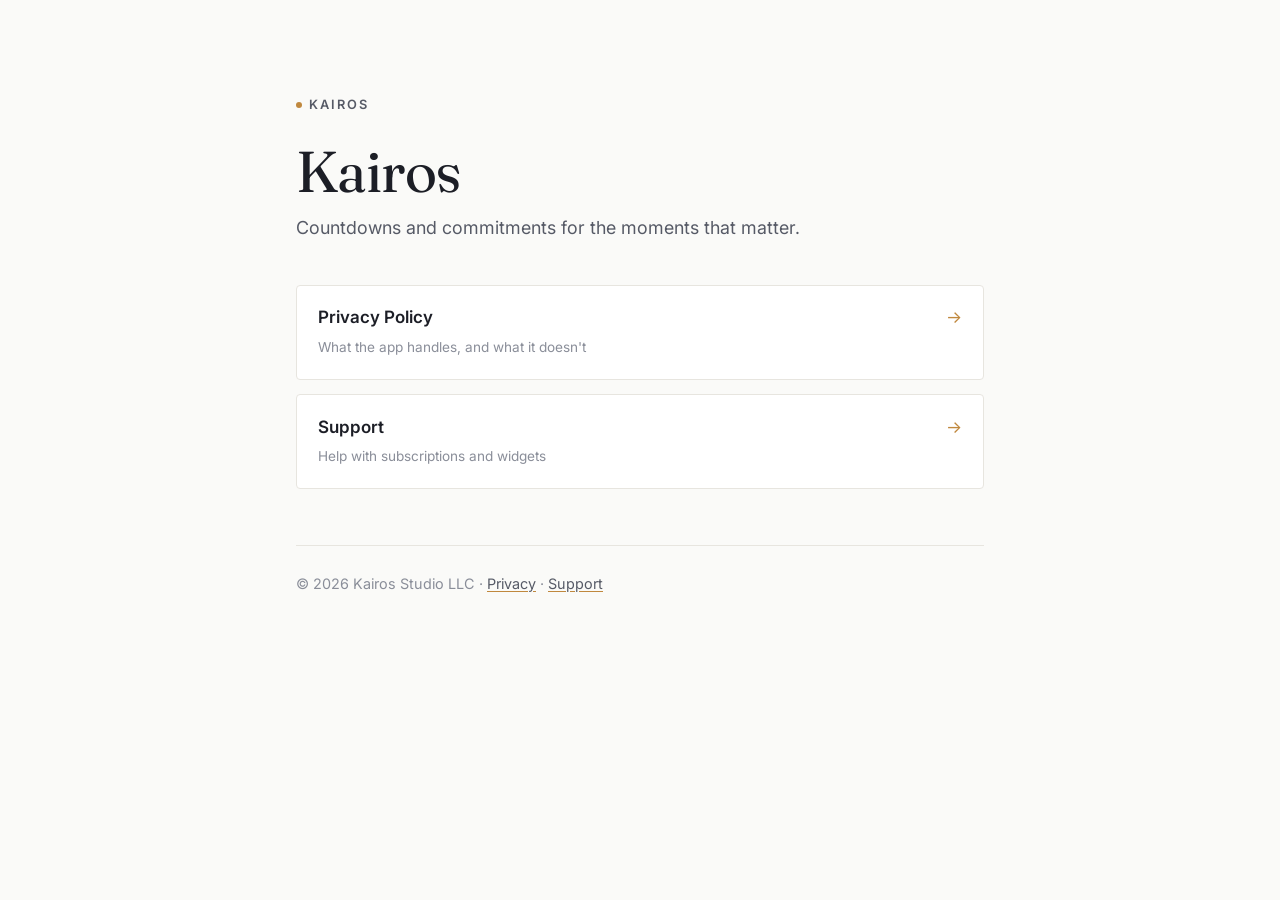
<file: index.html>
<!DOCTYPE html>
<html lang="en">
<head>
<meta charset="UTF-8">
<meta name="viewport" content="width=device-width, initial-scale=1">
<title>Kairos</title>
<meta name="description" content="Kairos — countdowns and commitments for the moments that matter.">
<link rel="stylesheet" href="styles.css">
</head>
<body>
<main class="wrap">

  <span class="wordmark"><span class="dot"></span>Kairos</span>

  <h1>Kairos</h1>
  <p class="lede">Countdowns and commitments for the moments that matter.</p>

  <div class="links">
    <a class="linkcard" href="privacy.html">
      <span><span class="t">Privacy Policy</span><br><span class="d">What the app handles, and what it doesn't</span></span>
      <span class="arrow">&rarr;</span>
    </a>
    <a class="linkcard" href="support.html">
      <span><span class="t">Support</span><br><span class="d">Help with subscriptions and widgets</span></span>
      <span class="arrow">&rarr;</span>
    </a>
  </div>

  <footer>
    &copy; 2026 Kairos Studio LLC &middot; <a href="privacy.html">Privacy</a> &middot; <a href="support.html">Support</a>
  </footer>

</main>
</body>
</html>
</file>
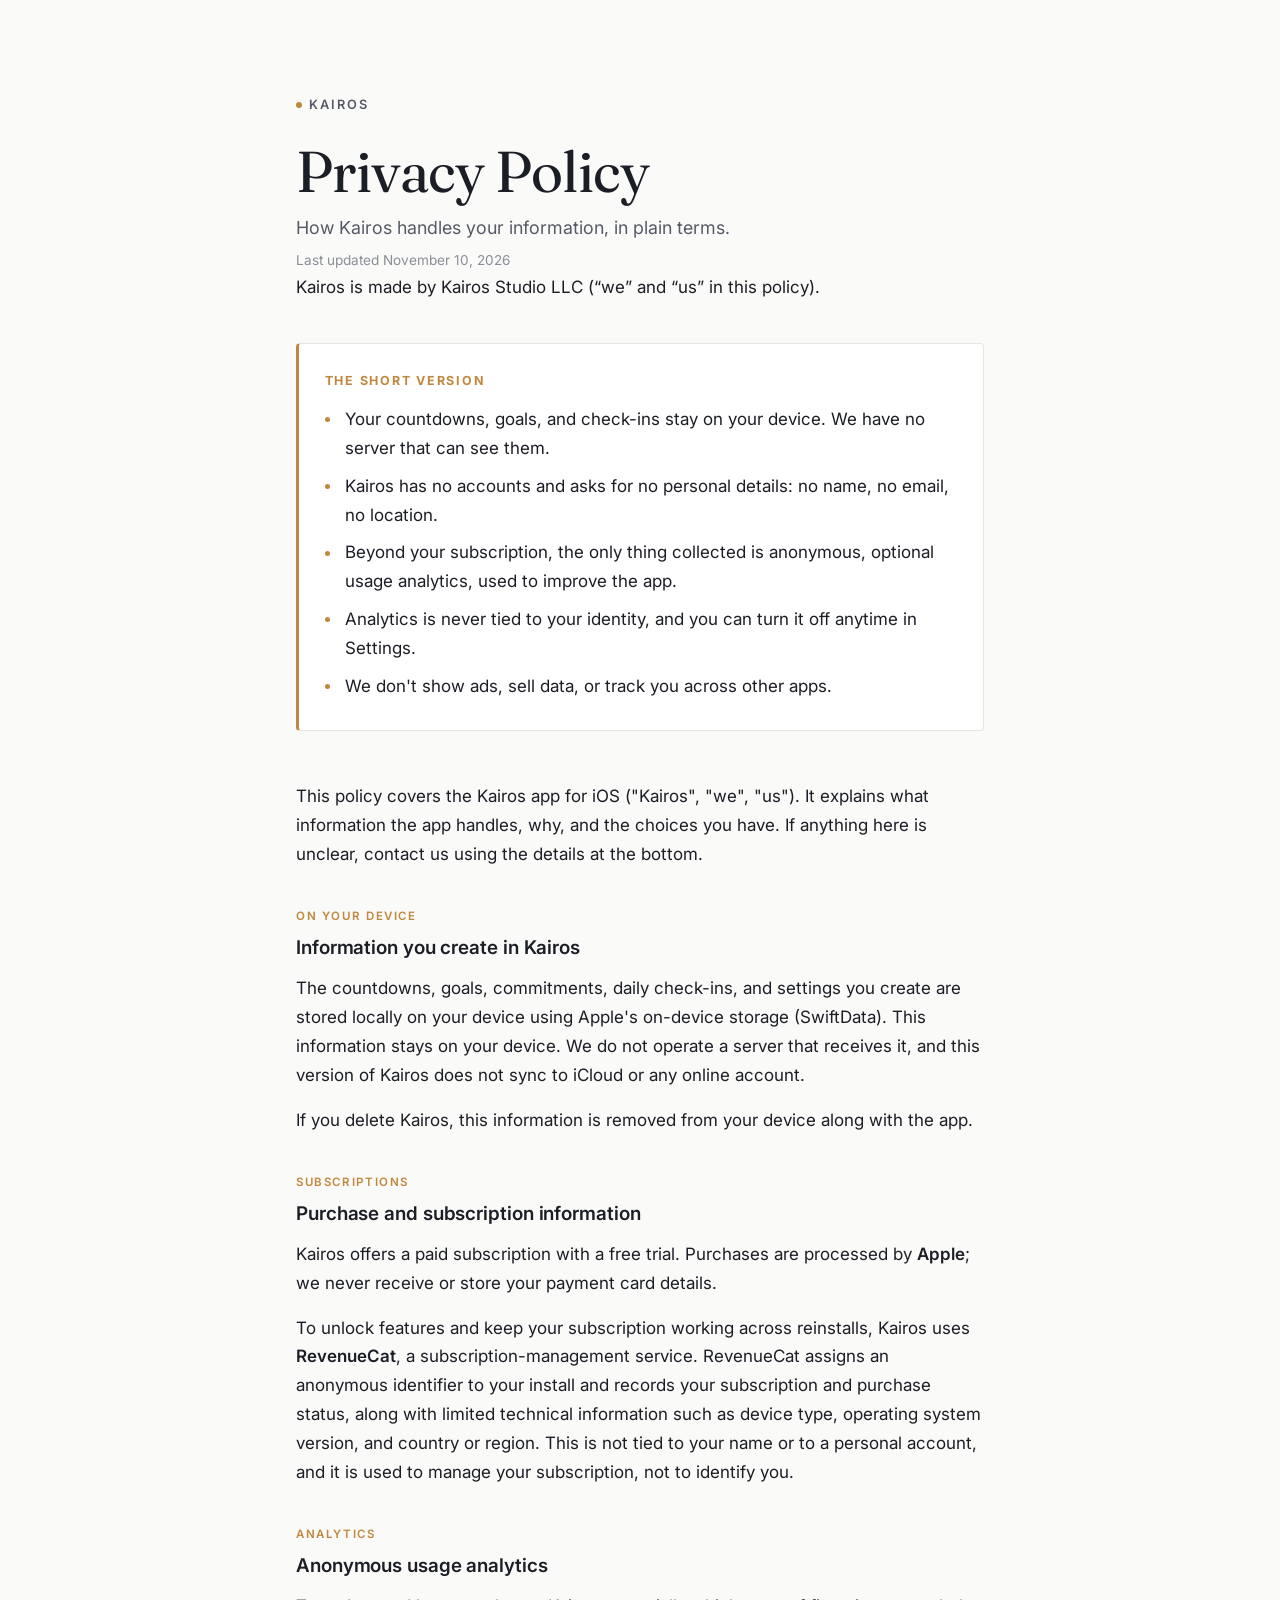
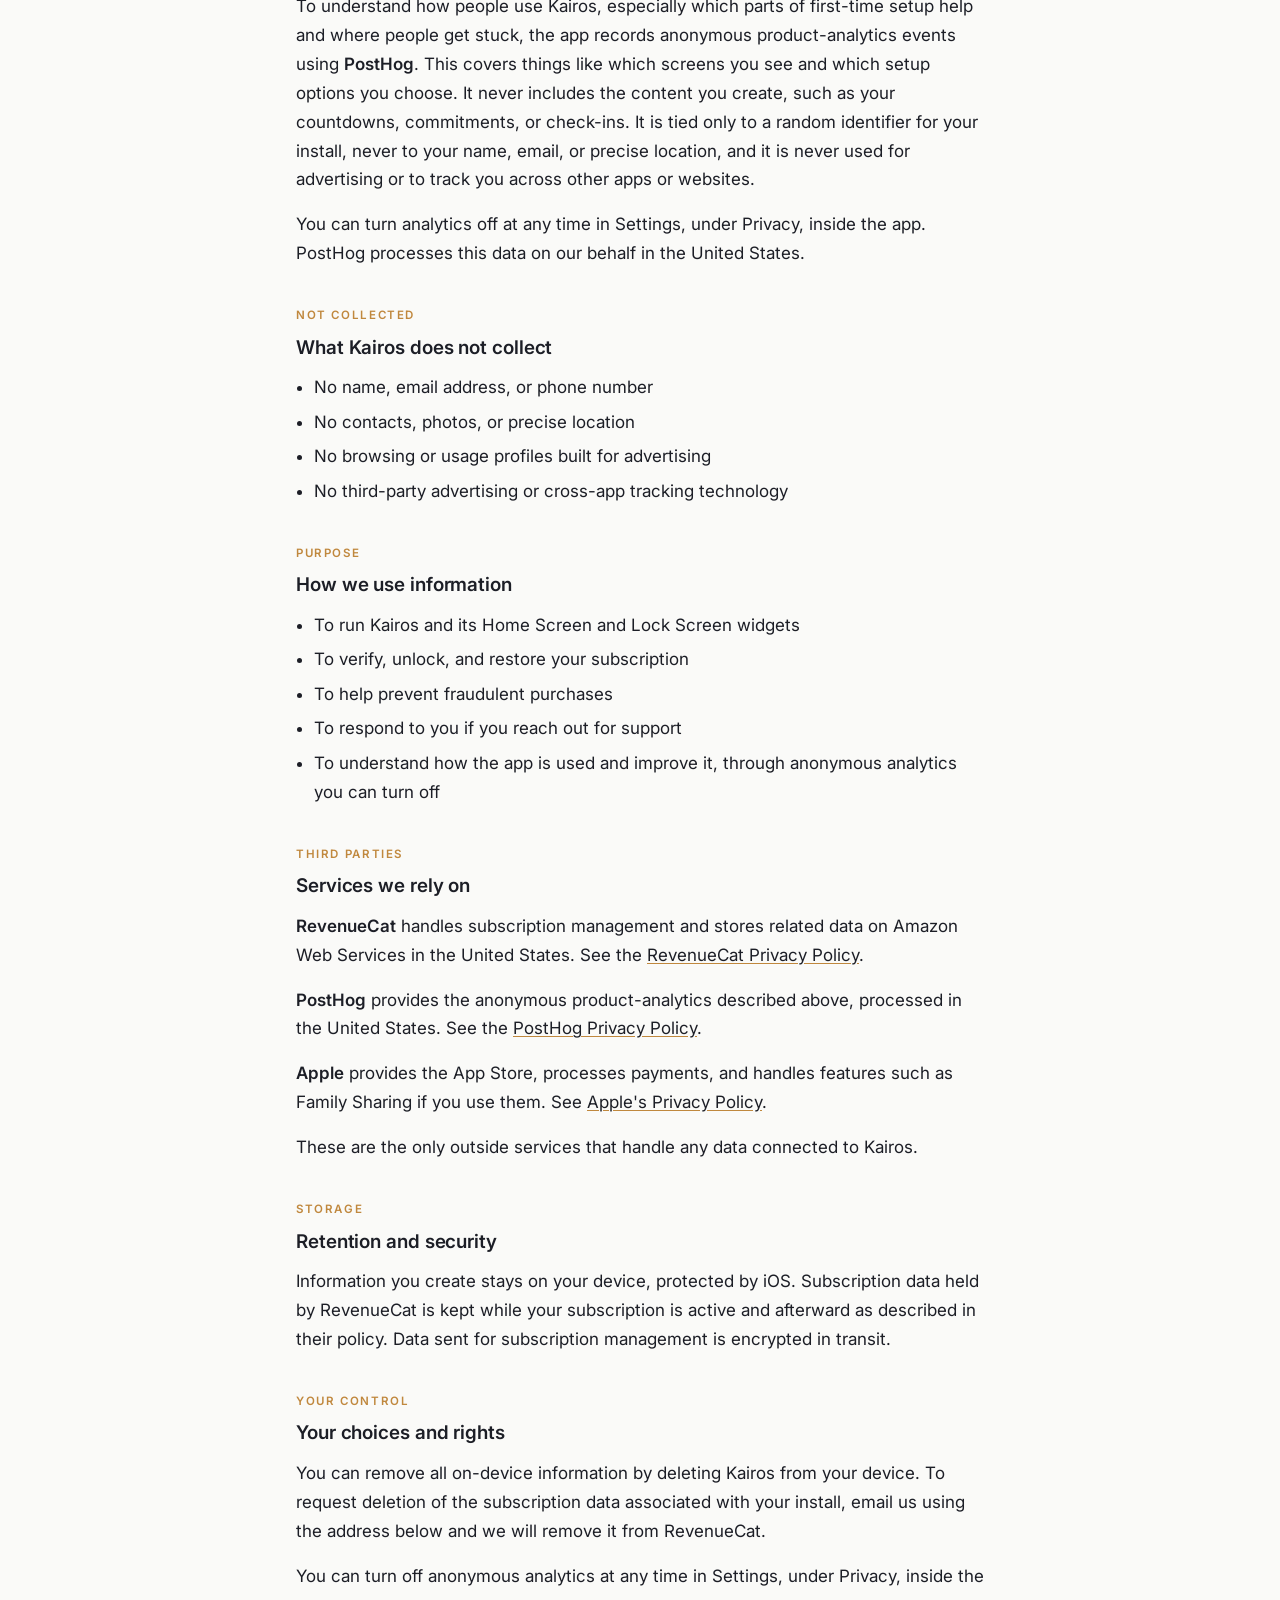
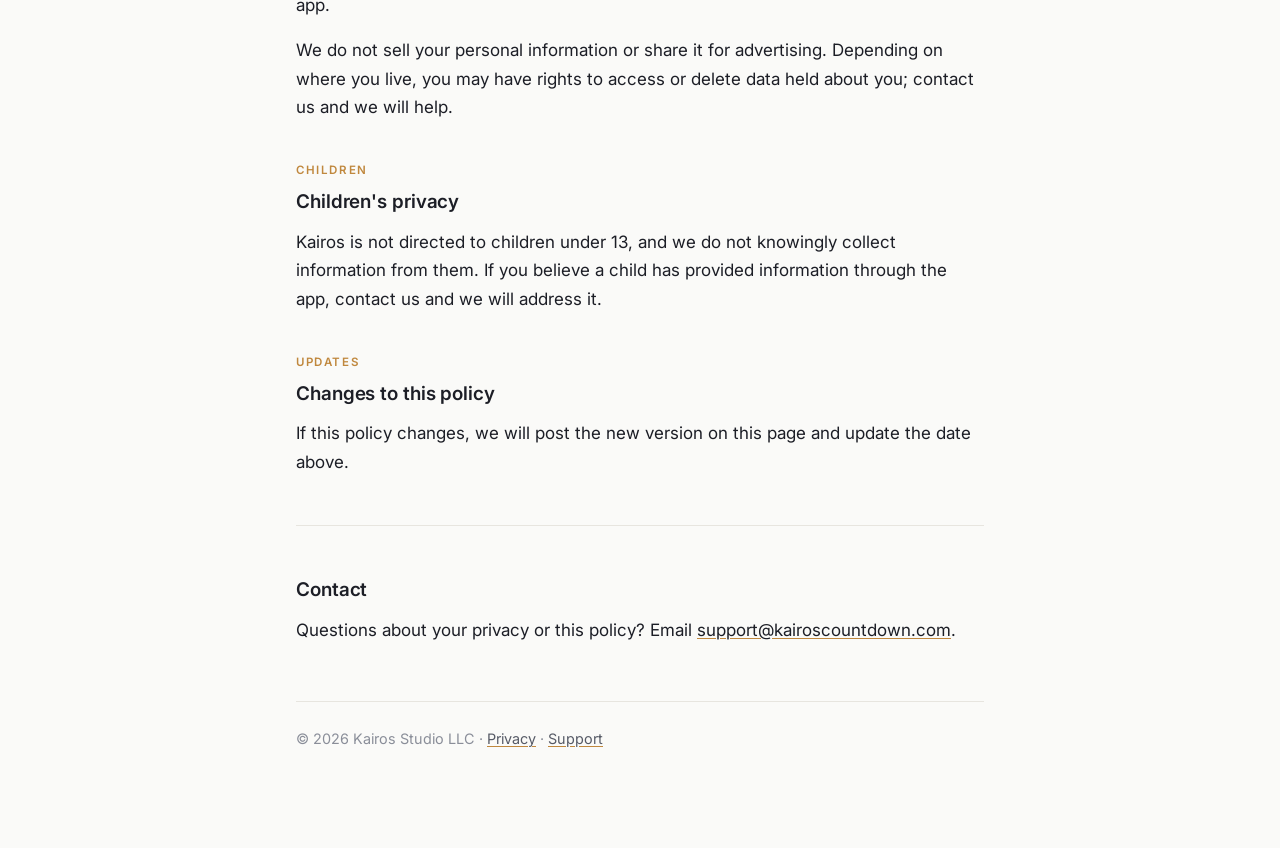
<file: privacy.html>
<!DOCTYPE html>
<html lang="en">
<head>
<meta charset="UTF-8">
<meta name="viewport" content="width=device-width, initial-scale=1">
<title>Privacy Policy — Kairos</title>
<meta name="description" content="How the Kairos iOS app handles your information.">
<link rel="stylesheet" href="styles.css">
</head>
<body>
<main class="wrap">

  <a class="wordmark" href="index.html"><span class="dot"></span>Kairos</a>

  <h1>Privacy Policy</h1>
  <p class="lede">How Kairos handles your information, in plain terms.</p>
  <p class="meta">Last updated November 10, 2026</p>
  <p>Kairos is made by Kairos Studio LLC (&ldquo;we&rdquo; and &ldquo;us&rdquo; in this policy).</p>

  <div class="summary">
    <h2>The short version</h2>
    <ul>
      <li>Your countdowns, goals, and check-ins stay on your device. We have no server that can see them.</li>
      <li>Kairos has no accounts and asks for no personal details: no name, no email, no location.</li>
      <li>Beyond your subscription, the only thing collected is anonymous, optional usage analytics, used to improve the app.</li>
      <li>Analytics is never tied to your identity, and you can turn it off anytime in Settings.</li>
      <li>We don't show ads, sell data, or track you across other apps.</li>
    </ul>
  </div>

  <section>
    <p>This policy covers the Kairos app for iOS ("Kairos", "we", "us"). It explains what information the app handles, why, and the choices you have. If anything here is unclear, contact us using the details at the bottom.</p>
  </section>

  <section>
    <p class="eyebrow">On your device</p>
    <h2 class="sec">Information you create in Kairos</h2>
    <p>The countdowns, goals, commitments, daily check-ins, and settings you create are stored locally on your device using Apple's on-device storage (SwiftData). This information stays on your device. We do not operate a server that receives it, and this version of Kairos does not sync to iCloud or any online account.</p>
    <p>If you delete Kairos, this information is removed from your device along with the app.</p>
  </section>

  <section>
    <p class="eyebrow">Subscriptions</p>
    <h2 class="sec">Purchase and subscription information</h2>
    <p>Kairos offers a paid subscription with a free trial. Purchases are processed by <strong>Apple</strong>; we never receive or store your payment card details.</p>
    <p>To unlock features and keep your subscription working across reinstalls, Kairos uses <strong>RevenueCat</strong>, a subscription-management service. RevenueCat assigns an anonymous identifier to your install and records your subscription and purchase status, along with limited technical information such as device type, operating system version, and country or region. This is not tied to your name or to a personal account, and it is used to manage your subscription, not to identify you.</p>
  </section>

  <section>
    <p class="eyebrow">Analytics</p>
    <h2 class="sec">Anonymous usage analytics</h2>
    <p>To understand how people use Kairos, especially which parts of first-time setup help and where people get stuck, the app records anonymous product-analytics events using <strong>PostHog</strong>. This covers things like which screens you see and which setup options you choose. It never includes the content you create, such as your countdowns, commitments, or check-ins. It is tied only to a random identifier for your install, never to your name, email, or precise location, and it is never used for advertising or to track you across other apps or websites.</p>
    <p>You can turn analytics off at any time in Settings, under Privacy, inside the app. PostHog processes this data on our behalf in the United States.</p>
  </section>

  <section>
    <p class="eyebrow">Not collected</p>
    <h2 class="sec">What Kairos does not collect</h2>
    <ul>
      <li>No name, email address, or phone number</li>
      <li>No contacts, photos, or precise location</li>
      <li>No browsing or usage profiles built for advertising</li>
      <li>No third-party advertising or cross-app tracking technology</li>
    </ul>
  </section>

  <section>
    <p class="eyebrow">Purpose</p>
    <h2 class="sec">How we use information</h2>
    <ul>
      <li>To run Kairos and its Home Screen and Lock Screen widgets</li>
      <li>To verify, unlock, and restore your subscription</li>
      <li>To help prevent fraudulent purchases</li>
      <li>To respond to you if you reach out for support</li>
      <li>To understand how the app is used and improve it, through anonymous analytics you can turn off</li>
    </ul>
  </section>

  <section>
    <p class="eyebrow">Third parties</p>
    <h2 class="sec">Services we rely on</h2>
    <p><strong>RevenueCat</strong> handles subscription management and stores related data on Amazon Web Services in the United States. See the <a href="https://www.revenuecat.com/privacy" target="_blank" rel="noopener">RevenueCat Privacy Policy</a>.</p>
    <p><strong>PostHog</strong> provides the anonymous product-analytics described above, processed in the United States. See the <a href="https://posthog.com/privacy" target="_blank" rel="noopener">PostHog Privacy Policy</a>.</p>
    <p><strong>Apple</strong> provides the App Store, processes payments, and handles features such as Family Sharing if you use them. See <a href="https://www.apple.com/legal/privacy/" target="_blank" rel="noopener">Apple's Privacy Policy</a>.</p>
    <p>These are the only outside services that handle any data connected to Kairos.</p>
  </section>

  <section>
    <p class="eyebrow">Storage</p>
    <h2 class="sec">Retention and security</h2>
    <p>Information you create stays on your device, protected by iOS. Subscription data held by RevenueCat is kept while your subscription is active and afterward as described in their policy. Data sent for subscription management is encrypted in transit.</p>
  </section>

  <section>
    <p class="eyebrow">Your control</p>
    <h2 class="sec">Your choices and rights</h2>
    <p>You can remove all on-device information by deleting Kairos from your device. To request deletion of the subscription data associated with your install, email us using the address below and we will remove it from RevenueCat.</p>
    <p>You can turn off anonymous analytics at any time in Settings, under Privacy, inside the app.</p>
    <p>We do not sell your personal information or share it for advertising. Depending on where you live, you may have rights to access or delete data held about you; contact us and we will help.</p>
  </section>

  <section>
    <p class="eyebrow">Children</p>
    <h2 class="sec">Children's privacy</h2>
    <p>Kairos is not directed to children under 13, and we do not knowingly collect information from them. If you believe a child has provided information through the app, contact us and we will address it.</p>
  </section>

  <section>
    <p class="eyebrow">Updates</p>
    <h2 class="sec">Changes to this policy</h2>
    <p>If this policy changes, we will post the new version on this page and update the date above.</p>
  </section>

  <hr>

  <section>
    <h2 class="sec">Contact</h2>
    <p>Questions about your privacy or this policy? Email <a href="mailto:support@kairoscountdown.com">support@kairoscountdown.com</a>.</p>
  </section>

  <footer>
    &copy; 2026 Kairos Studio LLC &middot; <a href="privacy.html">Privacy</a> &middot; <a href="support.html">Support</a>
  </footer>

</main>
</body>
</html>
</file>
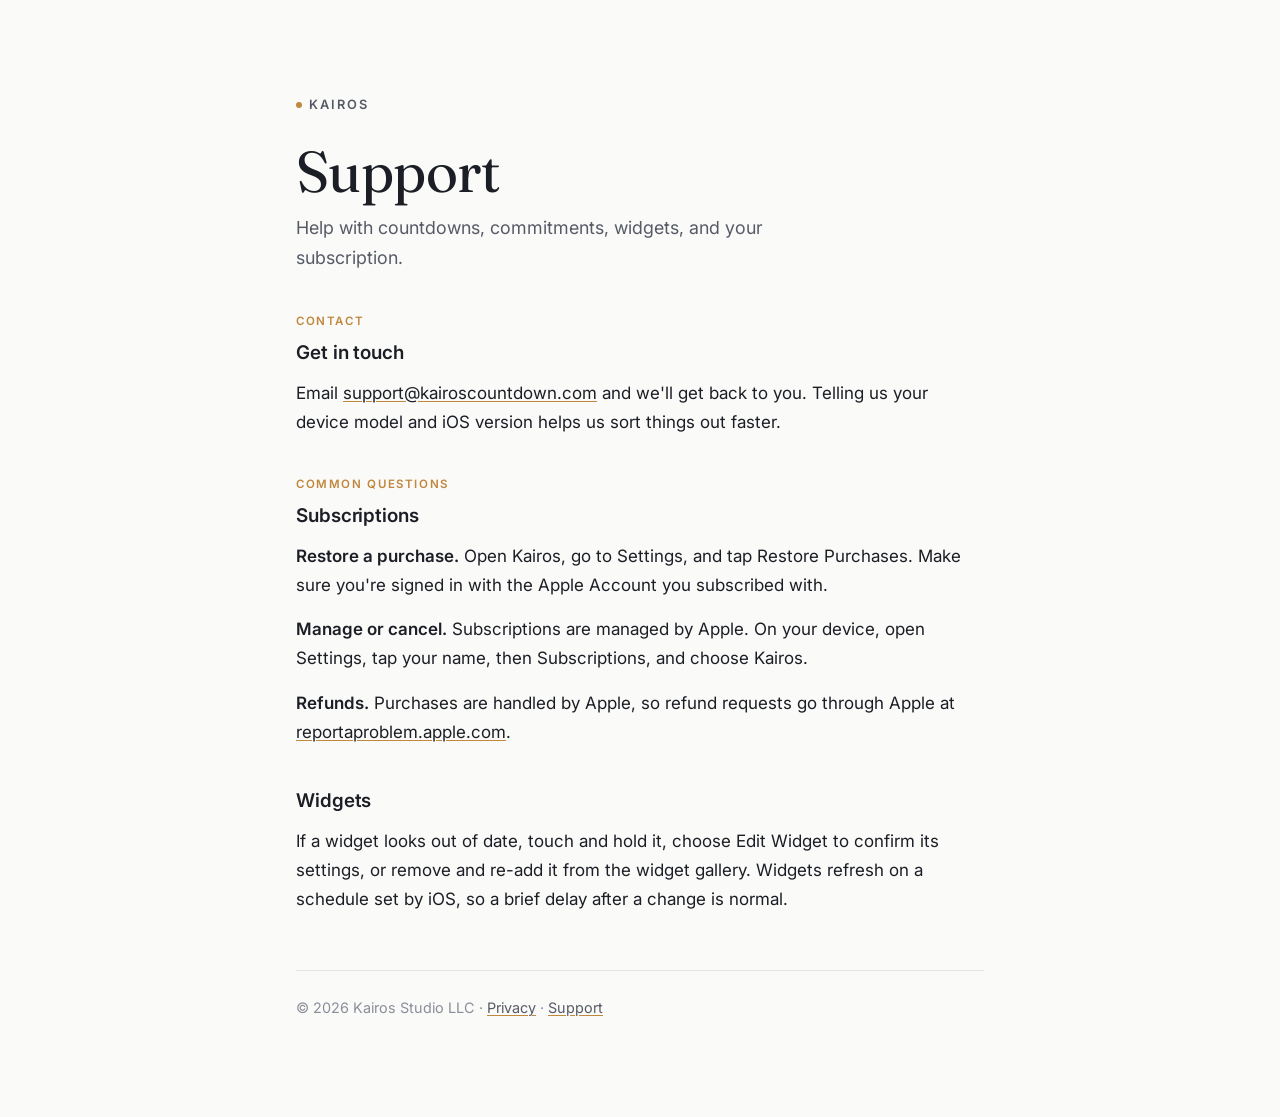
<file: support.html>
<!DOCTYPE html>
<html lang="en">
<head>
<meta charset="UTF-8">
<meta name="viewport" content="width=device-width, initial-scale=1">
<title>Support — Kairos</title>
<meta name="description" content="Get help with the Kairos iOS app.">
<link rel="stylesheet" href="styles.css">
</head>
<body>
<main class="wrap">

  <a class="wordmark" href="index.html"><span class="dot"></span>Kairos</a>

  <h1>Support</h1>
  <p class="lede">Help with countdowns, commitments, widgets, and your subscription.</p>

  <section>
    <p class="eyebrow">Contact</p>
    <h2 class="sec">Get in touch</h2>
    <p>Email <a href="mailto:support@kairoscountdown.com">support@kairoscountdown.com</a> and we'll get back to you. Telling us your device model and iOS version helps us sort things out faster.</p>
  </section>

  <section>
    <p class="eyebrow">Common questions</p>
    <h2 class="sec">Subscriptions</h2>
    <p><strong>Restore a purchase.</strong> Open Kairos, go to Settings, and tap Restore Purchases. Make sure you're signed in with the Apple Account you subscribed with.</p>
    <p><strong>Manage or cancel.</strong> Subscriptions are managed by Apple. On your device, open Settings, tap your name, then Subscriptions, and choose Kairos.</p>
    <p><strong>Refunds.</strong> Purchases are handled by Apple, so refund requests go through Apple at <a href="https://reportaproblem.apple.com" target="_blank" rel="noopener">reportaproblem.apple.com</a>.</p>
  </section>

  <section>
    <h2 class="sec">Widgets</h2>
    <p>If a widget looks out of date, touch and hold it, choose Edit Widget to confirm its settings, or remove and re-add it from the widget gallery. Widgets refresh on a schedule set by iOS, so a brief delay after a change is normal.</p>
  </section>

  <footer>
    &copy; 2026 Kairos Studio LLC &middot; <a href="privacy.html">Privacy</a> &middot; <a href="support.html">Support</a>
  </footer>

</main>
</body>
</html>
</file>
<file: styles.css>
/* Kairos — legal & support site
   Design tokens
   paper   #FAFAF8  warm-neutral page
   surface #FFFFFF  cards
   ink     #1C1E26  primary text
   muted   #565A66  secondary text
   faint   #8A8E99  meta
   line    #E7E5DF  hairlines
   accent  #C0883E  "golden moment" amber, used only as a marker
*/

@import url('https://fonts.googleapis.com/css2?family=Fraunces:opsz,wght@9..144,400;9..144,500&family=Inter:wght@400;500;600&display=swap');

:root {
  --paper: #FAFAF8;
  --surface: #FFFFFF;
  --ink: #1C1E26;
  --muted: #565A66;
  --faint: #8A8E99;
  --line: #E7E5DF;
  --accent: #C0883E;
  --accent-soft: #F4ECDD;
  --maxw: 46rem;
  --sans: 'Inter', -apple-system, BlinkMacSystemFont, 'Segoe UI', Helvetica, Arial, sans-serif;
  --serif: 'Fraunces', Georgia, 'Times New Roman', serif;
}

* { box-sizing: border-box; }

html { -webkit-text-size-adjust: 100%; }

body {
  margin: 0;
  background: var(--paper);
  color: var(--ink);
  font-family: var(--sans);
  font-size: 17px;
  line-height: 1.7;
  font-feature-settings: 'kern' 1;
  -webkit-font-smoothing: antialiased;
}

.wrap {
  max-width: var(--maxw);
  margin: 0 auto;
  padding: 5.5rem 1.5rem 6rem;
}

@media (max-width: 600px) {
  .wrap { padding: 3.5rem 1.25rem 4rem; }
  body { font-size: 16px; }
}

/* Entrance — quiet, and only if motion is welcome */
.wrap { animation: rise 0.5s ease both; }
@keyframes rise {
  from { opacity: 0; transform: translateY(8px); }
  to { opacity: 1; transform: none; }
}
@media (prefers-reduced-motion: reduce) {
  .wrap { animation: none; }
}

/* Masthead */
.wordmark {
  display: inline-flex;
  align-items: center;
  gap: 0.45rem;
  font-weight: 600;
  font-size: 0.8rem;
  letter-spacing: 0.16em;
  text-transform: uppercase;
  color: var(--muted);
  text-decoration: none;
}
.wordmark .dot {
  width: 6px; height: 6px; border-radius: 50%;
  background: var(--accent);
  display: inline-block;
}

h1 {
  font-family: var(--serif);
  font-weight: 400;
  font-size: clamp(2.6rem, 7vw, 3.6rem);
  line-height: 1.05;
  letter-spacing: -0.01em;
  margin: 1.6rem 0 0.6rem;
}

.lede {
  font-size: 1.12rem;
  color: var(--muted);
  margin: 0 0 0.4rem;
  max-width: 34rem;
}

.meta {
  font-size: 0.85rem;
  color: var(--faint);
  margin: 0;
}

/* Summary card — the signature element */
.summary {
  background: var(--surface);
  border: 1px solid var(--line);
  border-left: 3px solid var(--accent);
  border-radius: 4px;
  padding: 1.6rem 1.6rem 1.3rem;
  margin: 2.6rem 0 3.2rem;
}
.summary h2 {
  font-family: var(--sans);
  font-size: 0.78rem;
  letter-spacing: 0.14em;
  text-transform: uppercase;
  color: var(--accent);
  margin: 0 0 0.9rem;
}
.summary ul { margin: 0; padding: 0; list-style: none; }
.summary li {
  position: relative;
  padding-left: 1.3rem;
  margin: 0.55rem 0;
  color: var(--ink);
}
.summary li::before {
  content: "";
  position: absolute;
  left: 0; top: 0.72em;
  width: 5px; height: 5px;
  background: var(--accent);
  border-radius: 50%;
}

/* Sections */
section { margin: 2.4rem 0; }
.eyebrow {
  font-size: 0.72rem;
  letter-spacing: 0.14em;
  text-transform: uppercase;
  color: var(--accent);
  margin: 0 0 0.35rem;
  font-weight: 600;
}
h2.sec {
  font-family: var(--sans);
  font-weight: 600;
  font-size: 1.18rem;
  letter-spacing: -0.005em;
  margin: 0 0 0.6rem;
}
p { margin: 0 0 1rem; }
section ul { margin: 0 0 1rem; padding-left: 1.1rem; }
section li { margin: 0.35rem 0; }
strong { font-weight: 600; }

a { color: var(--ink); text-decoration: underline; text-underline-offset: 2px; text-decoration-color: var(--accent); }
a:hover { color: var(--accent); }
a:focus-visible { outline: 2px solid var(--accent); outline-offset: 3px; border-radius: 2px; }

hr {
  border: 0;
  border-top: 1px solid var(--line);
  margin: 3rem 0;
}

footer {
  margin-top: 3.5rem;
  padding-top: 1.6rem;
  border-top: 1px solid var(--line);
  font-size: 0.9rem;
  color: var(--faint);
}
footer a { color: var(--muted); }

/* Landing page specifics */
.links { margin-top: 2.6rem; display: grid; gap: 0.9rem; }
.linkcard {
  display: flex;
  align-items: baseline;
  justify-content: space-between;
  gap: 1rem;
  background: var(--surface);
  border: 1px solid var(--line);
  border-radius: 4px;
  padding: 1.1rem 1.3rem;
  text-decoration: none;
  color: var(--ink);
}
.linkcard:hover { border-color: var(--accent); color: var(--ink); }
.linkcard .t { font-weight: 600; }
.linkcard .d { font-size: 0.85rem; color: var(--faint); }
.arrow { color: var(--accent); }
</file>
